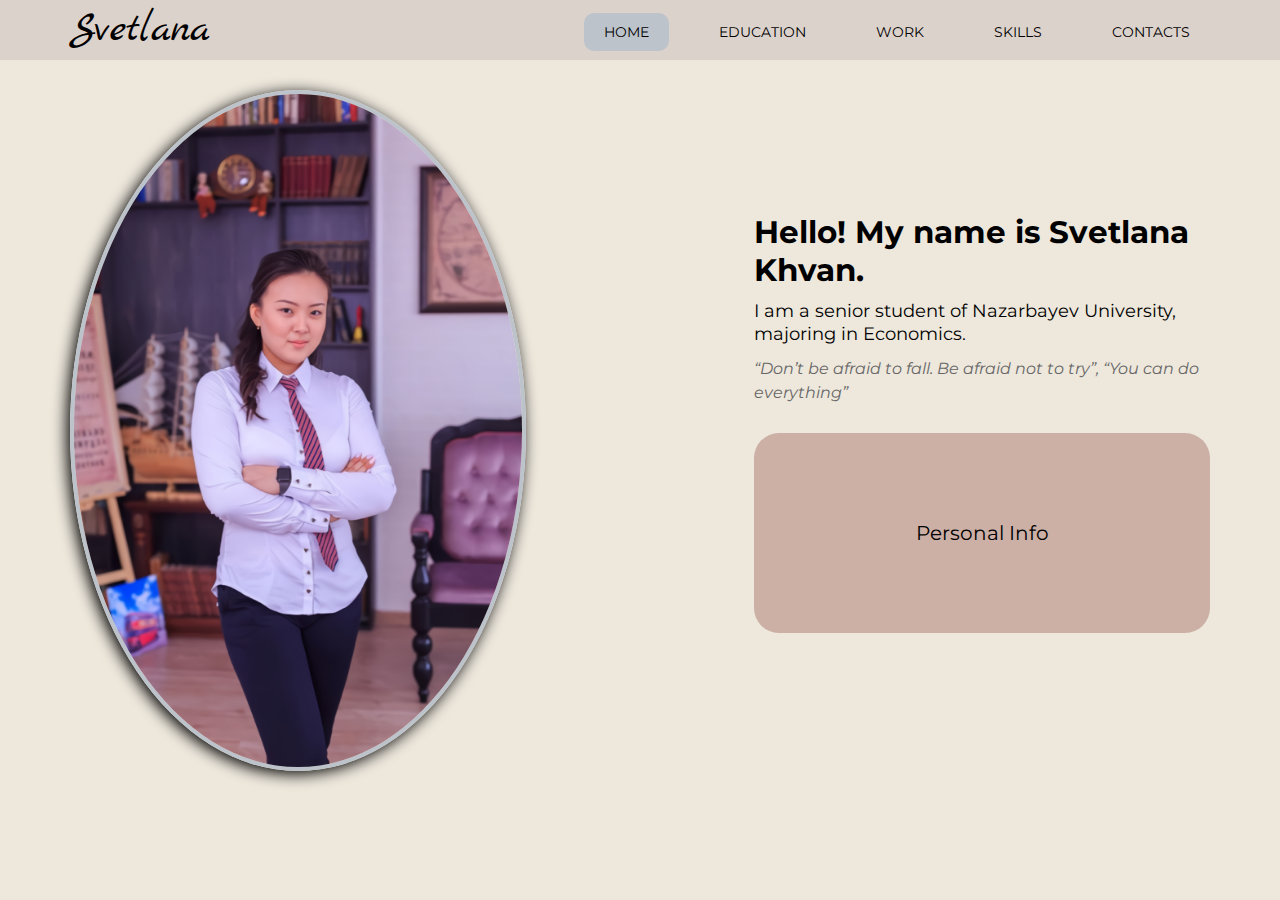
<file: index.html>
<!DOCTYPE html>
<html lang="en">

<head>
  <meta charset="UTF-8">
  <meta http-equiv="X-UA-Compatible" content="IE=edge">
  <meta name="viewport" content="width=device-width, initial-scale=1.0">
  <link rel="stylesheet" href="styles.css">
  <title>CV</title>
</head>

<body>

  <header class="header">
    <div class="container">
      <div class="headerInner">
        <div class="logo">
          Svetlana
        </div>

        <nav class="nav">
          <ul class="navUl">
            <li class="navLi"><a href="#" class="navLink active">Home</a></li>
            <li class="navLi"><a href="pages/edu.html" class="navLink">Education</a></li>
            <li class="navLi"><a href="pages/work.html" class="navLink">Work</a></li>
            <li class="navLi"><a href="pages/skills.html" class="navLink">Skills</a></li>
            <li class="navLi"><a href="pages/contacts.html" class="navLink">Contacts</a></li>
          </ul>
        </nav>

        <img src="images/hamburger.png" alt="" class="hamburgerButton">

        <nav class="navMobile">
          <ul class="navUlMobile">
            <li class="navLiMobile"><a href="index.html" class="navLinkMobile">Home</a></li>
            <li class="navLiMobile"><a href="pages/edu.html" class="navLinkMobile">Education</a></li>
            <li class="navLiMobile"><a href="pages/work.html" class="navLinkMobile">Work</a></li>
            <li class="navLiMobile"><a href="pages/skills.html" class="navLinkMobile">Skills</a></li>
            <li class="navLiMobile"><a href="pages/contacts.html" class="navLinkMobile">Contacts</a></li>
          </ul>
        </nav>
      </div>

    </div>
  </header>

  <main>
    <section>
      <div class="container">
        <div class="mainInfo">
          <div class="photo">
            <img src="images/photo.png" alt="image" class="photoImage">
          </div>
          <div class="description">
            <h2>Hello! My name is Svetlana Khvan.</h2>
            <p>I am a senior student of Nazarbayev University, majoring in Economics. </p>
            <q>Don’t be afraid to fall. Be afraid not to try”, “You can do everything</q>
            <div class="cardContainer" onclick="personalInfoCard()">
              <div class="card">
                <div class="frontCard">Personal Info</div>
                <div class="backCard">
                  <p class="backCardInfo">
                    Full Name: Svetlana Khvan<br>
                    Date of Birth: 15/04/2001<br>
                    Marital status: Single<br>
                    Phone: +7 777 360 68 00<br>
                    Address: Kabanbay Batyr Ave. 53, Astana, Kazakhstan
                  </p>
                </div>
              </div>
            </div>
          </div>
        </div>
      </div>
    </section>
  </main>

  <script src="main.js"></script>
</body>

</html>
</file>
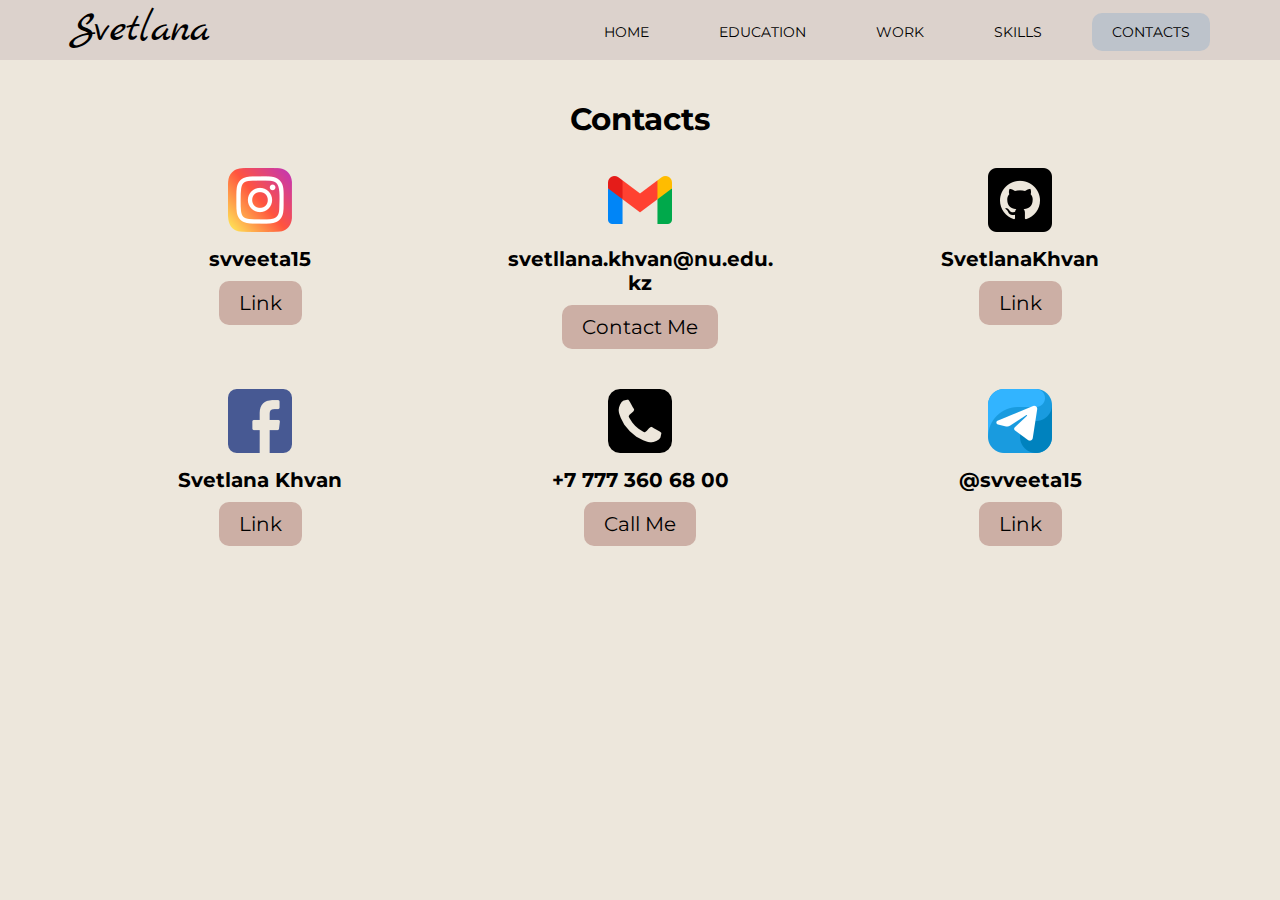
<file: pages/contacts.html>
<!DOCTYPE html>
<html lang="en">

<head>
  <meta charset="UTF-8">
  <meta http-equiv="X-UA-Compatible" content="IE=edge">
  <meta name="viewport" content="width=device-width, initial-scale=1.0">
  <link rel="stylesheet" href="../styles.css">
  <title>CV</title>
</head>

<body>

  <header class="header">
    <div class="container">
      <div class="headerInner">
        <div class="logo">
          Svetlana
        </div>

        <nav class="nav">
          <ul class="navUl">
            <li class="navLi"><a href="../index.html" class="navLink">Home</a></li>
            <li class="navLi"><a href="edu.html" class="navLink">Education</a></li>
            <li class="navLi"><a href="work.html" class="navLink">Work</a></li>
            <li class="navLi"><a href="skills.html" class="navLink">Skills</a></li>
            <li class="navLi"><a href="#" class="navLink active">Contacts</a></li>
          </ul>
        </nav>

        <img src="../images/hamburger.png" alt="" class="hamburgerButton">

        <nav class="navMobile">
          <ul class="navUlMobile">
            <li class="navLiMobile"><a href="../index.html" class="navLinkMobile">Home</a></li>
            <li class="navLiMobile"><a href="edu.html" class="navLinkMobile">Education</a></li>
            <li class="navLiMobile"><a href="work.html" class="navLinkMobile">Work</a></li>
            <li class="navLiMobile"><a href="skills.html" class="navLinkMobile">Skills</a></li>
            <li class="navLiMobile"><a href="contacts.html" class="navLinkMobile">Contacts</a></li>
          </ul>
        </nav>
      </div>

    </div>
  </header>

  <main>
    <section>
      <div class="container">
        <div class="contactsSection">
          <div class="contactsName">
            <h2>Contacts</h2>
          </div>

          <div class="contacts">
            <div class="contactsBlock">
              <div class="contactsIcon"><img src="../images/instagram.png" alt=""></div>
              <div class="contactsBlockInfo">
                <h4>svveeta15</h4>
              </div>
              <a href="https://www.instagram.com/svveeta15/" target="_blank">Link</a>
            </div>

            <div class="contactsBlock">
              <div class="contactsIcon"><img src="../images/gmail.png" alt=""></div>
              <div class="contactsBlockInfo">
                <h4>svetllana.khvan@nu.edu.kz</h4>
              </div>
              <a href="mailto: svetllana.khvan@nu.edu.kz">Contact Me</a>
            </div>

            <div class="contactsBlock">
              <div class="contactsIcon"><img src="../images/github.png" alt=""></div>
              <div class="contactsBlockInfo">
                <h4>SvetlanaKhvan</h4>
              </div>
              <a href="https://github.com/SvetlanaKhvan" target="_blank">Link</a>
            </div>

            <div class="contactsBlock">
              <div class="contactsIcon"><img src="../images/facebook.png" alt=""></div>
              <div class="contactsBlockInfo">
                <h4>Svetlana Khvan</h4>
              </div>
              <a href="">Link</a>
            </div>

            <div class="contactsBlock">
              <div class="contactsIcon"><img src="../images/phone.png" alt=""></div>
              <div class="contactsBlockInfo">
                <h4>+7 777 360 68 00</h4>
              </div>
              <a href="tel:+7777-360-68-00">Call Me</a>
            </div>

            <div class="contactsBlock">
              <div class="contactsIcon"><img src="../images/telegram.png" alt=""></div>
              <div class="contactsBlockInfo">
                <h4>@svveeta15</h4>
              </div>
              <a href="https://t.me/svveeta15" target="_blank">Link</a>
            </div>

          </div>
        </div>
      </div>
    </section>
  </main>

  <script src="../main.js"></script>
</body>

</html>


<!-- <div class="gmail">
  <h3>E-mail:</h3>
  <p>svetllana.khvan@nu.edu.kz</p>
  <div class="gmailLink">
    <a href = "mailto: svetllana.khvan@nu.edu.kz">Contact Me</a>
  </div>
</div>

<div class="socialNetworks">
  <div class="socialNetworksBox">
    <a class="socialNetwork" href="https://www.instagram.com/svveeta15/" target="_blank">
      <img src="../images/free-icon-instagram-2111463.png" alt="Instagram">
      <h4 class="socialNetworkName">Instagram</h4>
    </a>

    <a class="socialNetwork" target="_blank">
      <img src="../images/free-icon-facebook-174848.png" alt="Facebook">
      <h4 class="socialNetworkName">Facebook</h4>
    </a>

    <a class="socialNetwork" href="https://github.com/SvetlanaKhvan" target="_blank">
      <img src="../images/free-icon-github-3291695.png" alt="Github">
      <h4 class="socialNetworkName">Github</h4>
    </a>
  </div>
</div> -->
</file>
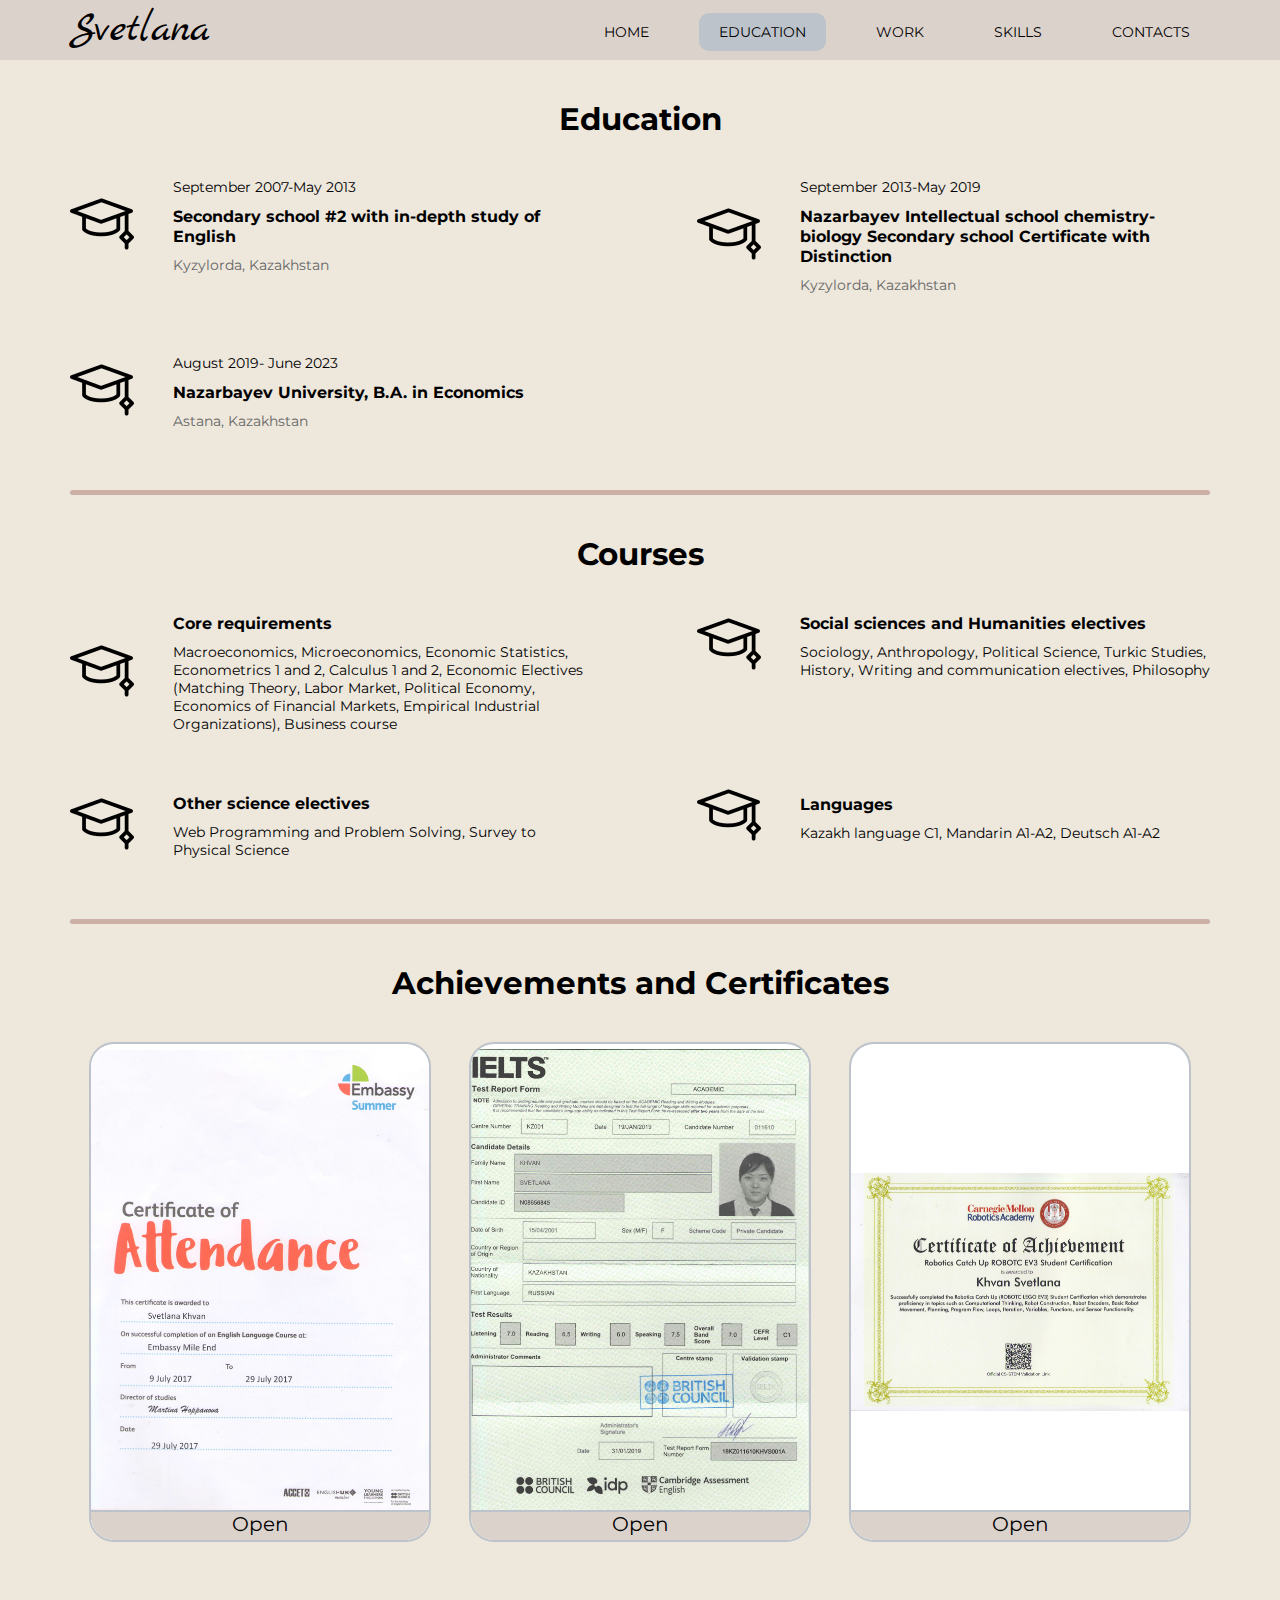
<file: pages/edu.html>
<!DOCTYPE html>
<html lang="en">

<head>
  <meta charset="UTF-8">
  <meta http-equiv="X-UA-Compatible" content="IE=edge">
  <meta name="viewport" content="width=device-width, initial-scale=1.0">
  <link rel="stylesheet" href="../styles.css">
  <title>CV</title>
</head>

<body>

  <header class="header">
    <div class="container">
      <div class="headerInner">
        <div class="logo">
          Svetlana
        </div>

        <nav class="nav">
          <ul class="navUl">
            <li class="navLi"><a href="../index.html" class="navLink">Home</a></li>
            <li class="navLi"><a href="#" class="navLink active">Education</a></li>
            <li class="navLi"><a href="work.html" class="navLink">Work</a></li>
            <li class="navLi"><a href="skills.html" class="navLink">Skills</a></li>
            <li class="navLi"><a href="contacts.html" class="navLink">Contacts</a></li>
          </ul>
        </nav>

        <img src="../images/hamburger.png" alt="" class="hamburgerButton">

        <nav class="navMobile">
          <ul class="navUlMobile">
            <li class="navLiMobile"><a href="../index.html" class="navLinkMobile">Home</a></li>
            <li class="navLiMobile"><a href="edu.html" class="navLinkMobile">Education</a></li>
            <li class="navLiMobile"><a href="work.html" class="navLinkMobile">Work</a></li>
            <li class="navLiMobile"><a href="skills.html" class="navLinkMobile">Skills</a></li>
            <li class="navLiMobile"><a href="contacts.html" class="navLinkMobile">Contacts</a></li>
          </ul>
        </nav>
      </div>

    </div>
  </header>

  <main>
    <section>
      <div class="container">
        <div class="educationSection">

          <div class="eduName">
            <h2>Education</h2>
          </div>

          <div class="education">
            <div class="educationBlock">
              <div class="eduIcon"><img src="../images/graduate.png" alt=""></div>
              <div class="eduBlockInfo">
                <p class="small">September 2007-May 2013</p>
                <h5>Secondary school #2 with in-depth study of English</h5>
                <p class="transparentText small">Kyzylorda, Kazakhstan</p>
              </div>
            </div>

            <div class="educationBlock">
              <div class="eduIcon"><img src="../images/graduate.png" alt=""></div>
              <div class="eduBlockInfo">
                <p class="small">September 2013-May 2019</p>
                <h5>Nazarbayev Intellectual school chemistry-biology Secondary school Certificate with Distinction</h5>
                <p class="transparentText small">Kyzylorda, Kazakhstan</p>
              </div>
            </div>

            <div class="educationBlock">
              <div class="eduIcon"><img src="../images/graduate.png" alt=""></div>
              <div class="eduBlockInfo">
                <p class="small">August 2019- June 2023</p>
                <h5>Nazarbayev University, B.A. in Economics</h5>
                <p class="transparentText small">Astana, Kazakhstan</p>
              </div>
            </div>

          </div>
        </div>

      </div>
    </section>

    <div class="container line"></div>

    <section>
      <div class="container">
        <div class="coursesSection">

          <div class="eduName">
            <h2>Courses</h2>
          </div>

          <div class="education">
            <div class="educationBlock">
              <div class="eduIcon"><img src="../images/graduate.png" alt=""></div>
              <div class="eduBlockInfo">
                <h5>Core requirements</h5>
                <p class="small">Macroeconomics, Microeconomics, Economic Statistics, Econometrics 1 and 2, Calculus 1
                  and 2, Economic Electives (Matching Theory, Labor Market, Political Economy, Economics of Financial
                  Markets, Empirical Industrial Organizations), Business course</p>
              </div>
            </div>

            <div class="educationBlock">
              <div class="eduIcon"><img src="../images/graduate.png" alt=""></div>
              <div class="eduBlockInfo">
                <h5>Social sciences and Humanities electives</h5>
                <p class="small">Sociology, Anthropology, Political Science, Turkic Studies, History, Writing and
                  communication electives, Philosophy</p>
              </div>
            </div>

            <div class="educationBlock">
              <div class="eduIcon"><img src="../images/graduate.png" alt=""></div>
              <div class="eduBlockInfo">
                <h5>Other science electives</h5>
                <p class="small">Web Programming and Problem Solving, Survey to Physical Science</p>
              </div>
            </div>

            <div class="educationBlock">
              <div class="eduIcon"><img src="../images/graduate.png" alt=""></div>
              <div class="eduBlockInfo">
                <h5>Languages</h5>
                <p class="small">Kazakh language C1, Mandarin A1-A2, Deutsch A1-A2</p>
              </div>
            </div>

          </div>
        </div>

      </div>
    </section>

    <div class="container line"></div>

    <section>
      <div class="container">
        <div class="achievementsSection">

          <div class="achievementsName">
            <h2>Achievements and Сertificates</h2>
          </div>

          <div class="achievements">

            <div class="achievementsBlock">
              <div class="certificateCardContainer">
                <div class="card">
                  <div class="frontCard whiteBg">
                    <div class="frontCardInner">
                      <img src="../images/EmbassySummer3.png" alt="" onclick="certificateCard(0)">
                      <a href="../resources/EmbassySummer3.pdf" target="_blank">Open</a>
                    </div>
                  </div>
                  <div class="backCard whiteBg" onclick="certificateCard(0)">
                    <p class="backCardInfo">
                      Summer 2017 – Certificate of Achievement of English courses in London, Queen Mary University,
                      aculty of Humanities and Social Sciences, Advanced level of English; London, United Kingdom
                    </p>
                  </div>
                </div>
              </div>
            </div>

            <div class="achievementsBlock">
              <div class="certificateCardContainer">
                <div class="card">
                  <div class="frontCard whiteBg">
                    <div class="frontCardInner">
                      <img src="../images/ielts2.PNG" alt="" onclick="certificateCard(1)">
                      <a href="../resources/ielts2.pdf" target="_blank">Open</a>
                    </div>
                  </div>
                  <div class="backCard whiteBg" onclick="certificateCard(1)">
                    <p class="backCardInfo">
                      Winter 2020 IELTS certificate – 7.0
                    </p>
                  </div>
                </div>
              </div>
            </div>

            <div class="achievementsBlock">
              <div class="certificateCardContainer">
                <div class="card">
                  <div class="frontCard whiteBg">
                    <div class="frontCardInner">
                      <img src="../images/robotics2.PNG" alt="" onclick="certificateCard(2)">
                      <a href="../resources/robotics2.pdf" target="_blank">Open</a>
                    </div>
                  </div>
                  <div class="backCard whiteBg" onclick="certificateCard(2)">
                    <p class="backCardInfo">
                      Winter 2018 – Certificate of Achievement in Robotics Catch Up ROBOTC EV3 IITU; Almaty, Kazakhstan
                    </p>
                  </div>
                </div>
              </div>
            </div>
          </div>

        </div>
      </div>

      </div>
    </section>

  </main>

  <script src="../main.js"></script>
</body>

</html>
</file>
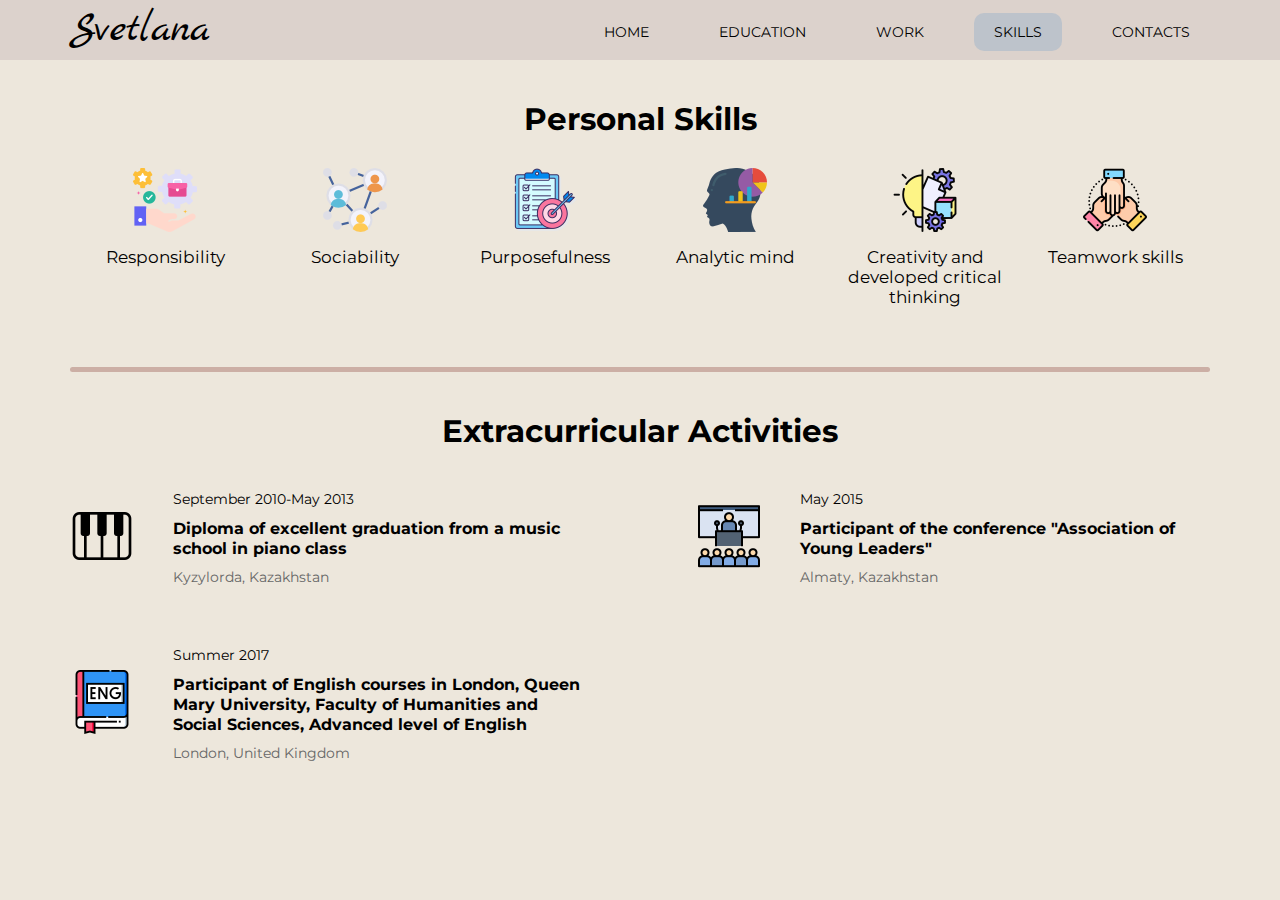
<file: pages/skills.html>
<!DOCTYPE html>
<html lang="en">

<head>
  <meta charset="UTF-8">
  <meta http-equiv="X-UA-Compatible" content="IE=edge">
  <meta name="viewport" content="width=device-width, initial-scale=1.0">
  <link rel="stylesheet" href="../styles.css">
  <title>CV</title>
</head>

<body>

  <header class="header">
    <div class="container">
      <div class="headerInner">
        <div class="logo">
          Svetlana
        </div>

        <nav class="nav">
          <ul class="navUl">
            <li class="navLi"><a href="../index.html" class="navLink">Home</a></li>
            <li class="navLi"><a href="edu.html" class="navLink">Education</a></li>
            <li class="navLi"><a href="work.html" class="navLink">Work</a></li>
            <li class="navLi"><a href="#" class="navLink active">Skills</a></li>
            <li class="navLi"><a href="contacts.html" class="navLink">Contacts</a></li>
          </ul>
        </nav>

        <img src="../images/hamburger.png" alt="" class="hamburgerButton">

        <nav class="navMobile">
          <ul class="navUlMobile">
            <li class="navLiMobile"><a href="../index.html" class="navLinkMobile active">Home</a></li>
            <li class="navLiMobile"><a href="edu.html" class="navLinkMobile">Education</a></li>
            <li class="navLiMobile"><a href="work.html" class="navLinkMobile">Work</a></li>
            <li class="navLiMobile"><a href="skills.html" class="navLinkMobile">Skills</a></li>
            <li class="navLiMobile"><a href="contacts.html" class="navLinkMobile">Contacts</a></li>
          </ul>
        </nav>
      </div>

    </div>
  </header>

  <main>
    <section>
      <div class="container">
        <div class="personalSkillsSection">
          <div class="personalSkillsName">
            <h2>Personal Skills</h2>
          </div>

          <div class="personalSkills">
            <div class="personalSkillsBlock">
              <div class="personalSkillsIcon"><img src="../images/responsibility.png" alt=""></div>
              <div class="personalSkillsBlockInfo">
                <p class="medium">Responsibility</p>
              </div>
            </div>
  
            <div class="personalSkillsBlock">
              <div class="personalSkillsIcon"><img src="../images/sociability.png" alt=""></div>
              <div class="personalSkillsBlockInfo">
                <p class="medium">Sociability</p>
              </div>
            </div>

            <div class="personalSkillsBlock">
              <div class="personalSkillsIcon"><img src="../images/purposefulness.png" alt=""></div>
              <div class="personalSkillsBlockInfo">
                <p class="medium">Purposefulness</p>
              </div>
            </div>

            <div class="personalSkillsBlock">
              <div class="personalSkillsIcon"><img src="../images/analytic-mind.png" alt=""></div>
              <div class="personalSkillsBlockInfo">
                <p class="medium">Analytic mind</p>
              </div>
            </div>

            <div class="personalSkillsBlock">
              <div class="personalSkillsIcon"><img src="../images/creativity.png" alt=""></div>
              <div class="personalSkillsBlockInfo">
                <p class="medium">Creativity and developed critical thinking</p>
              </div>
            </div>

            <div class="personalSkillsBlock">
              <div class="personalSkillsIcon"><img src="../images/teamwork.png" alt=""></div>
              <div class="personalSkillsBlockInfo">
                <p class="medium">Teamwork skills</p>
              </div>
            </div>
        </div>
      </div>
    </section>

    <div class="container line"></div>

    <section>
      <div class="container">
        <div class="extracurrActivitiesSection">
          <div class="extracurrActivitiesName">
            <h2>Extracurricular Activities</h2>
          </div>

          <div class="extracurrActivities">

            <div class="extracurrActivitiesBlock">
              <div class="extracurrActivitiesIcon"><img src="../images/piano.png" alt=""></div>
              <div class="extracurrActivitiesBlockInfo">
                <p class="small">September 2010-May 2013</p>
                <h5>Diploma of excellent graduation from a music school in piano class</h5>
                <p class="transparentText small">Kyzylorda, Kazakhstan</p>
              </div>
            </div>

            <div class="extracurrActivitiesBlock">
              <div class="extracurrActivitiesIcon"><img src="../images/conference.png" alt=""></div>
              <div class="extracurrActivitiesBlockInfo">
                <p class="small">May 2015</p>
                <h5>Participant of the conference "Association of Young Leaders"</h5>
                <p class="transparentText small">Almaty, Kazakhstan</p>
              </div>
            </div>

            <div class="extracurrActivitiesBlock">
              <div class="extracurrActivitiesIcon"><img src="../images/eng.png" alt=""></div>
              <div class="extracurrActivitiesBlockInfo">
                <p class="small">Summer 2017</p>
                <h5>Participant of English courses in London, Queen Mary University, Faculty of Humanities and Social Sciences, Advanced level of English</h5>
                <p class="transparentText small">London, United Kingdom</p>
              </div>
            </div>

          </div>

        </div>
      </div>
    </section>
  </main>

  <script src="../main.js"></script>
</body>

</html>
</file>
<file: styles.css>
@import url('https://fonts.googleapis.com/css2?family=Marck+Script&family=Montserrat:wght@400;700&display=swap');

:root {
  /* colors */
  --ivory: #EDE7DC;
  --sandDollar: #DCD2CC;
  --dustyRose: #CCAFA5;
  --customGray: #BDC3CB;
}



* {
  box-sizing: border-box;
  margin: 0;
  padding: 0;
  font-family: 'Montserrat', sans-serif;
}

html {
  font-size: 14px;
}

body {
  background-color: var(--ivory);
}

div {
  font-size: 1.4rem;
}

h1, h2, h3, h4, h5, h6, p, q{
  margin-top: 10px;
  margin-bottom: 10px;
}

h1 {
  font-size: 2.4rem;
}

h2 {
  font-size: 2.2rem;
}

h3 {
  font-size: 1.8rem;
}

h4 {
  font-size: 1.4rem;
}

p {
  font-size: 1.3rem;
}

section {
  margin: 30px 0;
}

.small {
  font-size: 1rem;
}

.medium {
  font-size: 1.2rem;
}

.transparentText {
  color: #666;
}

li {
  font-size: 1.3rem;
}

.line {
  height: 5px;
  border-radius: 3px;
  background-color: var(--dustyRose);
}

/* container */
.container {
  max-width: 1200px;
  width: 100%;
  margin: 0 auto;
}


/* header start*/
.header {
  background-color: var(--sandDollar);
  margin-bottom: 30px;
}

.headerInner {
  display: flex;
  justify-content: space-between;
  align-items: center;
  height: 60px;
}

.logo {
  font-size: 3rem;
  font-family: 'Marck Script', sans-serif;
  -moz-user-select: none;
  -khtml-user-select: none;
  -webkit-user-select: none;
  user-select: none;
}

/* navigation start*/
.nav {
  display: flex;
}

.navMobile {
  display: none;
}

.hamburgerButton {
  display: none;
}

.navUl {
  display: flex;
  list-style: none;
  align-items: center;
  justify-content: space-between;
}

.navLi {
  margin-left: 30px;
}

.navLink {
  padding: 10px 20px;
  font-size: 1rem;
  color: black;
  border-radius: 10px;
  text-decoration: none;
  text-transform: uppercase;
  transition: all 0.5s ease;
}

.navLink:hover {
  background-color: var(--dustyRose);
}

.active {
  background-color: var(--customGray);
  cursor: default
}

.active:hover {
  background-color: var(--customGray);
  cursor: default
}

/* navigation end*/

/* header end*/



/* homePage start---------------------------------------------------------------------------------*/

.mainInfo {
  display: flex;
  justify-content: space-between;
  align-items: center;
  margin: 30px 0;
}

.photo {
  width: 40%;
}

.photoImage {
  width: 100%;
  border-radius: 50%;
  border: 4px solid var(--customGray);
  box-shadow: -3px 3px 15px black;
}

.description {
  width: 40%;
}

q {
  font-style: italic;
  color: #666;
  font-size: 16px;
}

.cardContainer {
  position: relative;
  width: 100%;
  height: 200px;
  margin: 30px 0;
}

.certificateCardContainer {
  position: relative;
  width: 100%;
  height: 500px;
  margin: 30px 0;
}

.card {
  position: absolute;
  width: 100%;
  height: 100%;
  transform-style: preserve-3d;
  transition: all 0.5s ease;
}


.activeCard {
  transform: rotateY(180deg);
}

.frontCard {
  position: absolute;
  display: flex;
  overflow: hidden;
  justify-content: center;
  align-items: center;
  width: 100%;
  height: 100%;
  border-radius: 25px;
  cursor: pointer;
  -moz-user-select: none;
  -khtml-user-select: none;
  -webkit-user-select: none;
  user-select: none;
  background-color: var(--dustyRose);
  -webkit-backface-visibility: hidden;
  backface-visibility: hidden;
}

.frontCardInner {
  display: flex;
  flex-direction: column;
  align-items: center;
}

.frontCardInner a {
  position: absolute;
  bottom: 0;
  width: 100%;
  height: 30px;
  text-align: center;
  text-decoration: none;
  color: black;
  background-color: var(--sandDollar);
  border-top: 2px solid var(--customGray);
  transition: all 0.5s ease;;
}

.frontCardInner a:hover {
  background-color: var(--customGray);
}

.frontCard img {
  width: 100%;
}

.backCard {
  position: absolute;
  display: flex;
  align-items: center;
  justify-content: center;
  width: 100%;
  height: 100%;
  border-radius: 25px;
  cursor: pointer;
  -moz-user-select: none;
  -khtml-user-select: none;
  -webkit-user-select: none;
  user-select: none;
  background-color: var(--customGray);
  -webkit-backface-visibility: hidden;
  backface-visibility: hidden;
  transform: rotateY(180deg);
}

.backCardInfo {
  text-align: center;
  padding: 30px;
}

.extraCard {
  width: 30%;
}

/* homePage end---------------------------------------------------------------------------------*/



/* educationPage start---------------------------------------------------------------------------------*/

/* educationSection start*/
.eduName {
  display: flex;
  justify-content: center;
  text-align: center;
}

.education {
  display: flex;
  flex-wrap: wrap;
  justify-content: space-between;
}

.educationBlock {
  margin: 20px 0;
  display: flex;
  align-self: start;
  align-items: center;
  width: 45%;
}

.eduIcon {
  width: 15%;
}

.eduBlockInfo {
  width: 85%;
}
/* educationSection end*/

/* achievementsSection start*/

.achievements {
  display: flex;
  flex-wrap: wrap;
  justify-content: space-around;
}

.achievementsBlock {
  width: 30%;
}

.achievementsName {
  display: flex;
  justify-content: center;
  text-align: center;
}

.whiteBg {
  background-color: white;
  border: 2px solid var(--customGray);
}
/* achievementsSection end*/

/* educationPage end---------------------------------------------------------------------------------*/




/* workPage start---------------------------------------------------------------------------------*/

/* professionalSkillsSection start*/
.skillsName {
  display: flex;
  justify-content: center;
  text-align: center;
}

.skills {
  display: flex;
  flex-wrap: wrap;
  justify-content: space-between;
}

.skillBlock {
  margin: 20px 0;
  display: flex;
  flex-direction: column;
  align-items: center;
  width: 45%;
}
.skillIcon {
  
}

.skillBlockInfo {
  text-align: center;
}
/* professionalSkillsSection end*/

/* languagesSection start*/

.languagesName {
  display: flex;
  justify-content: center;
  text-align: center;
}

.languages {
  display: flex;
  flex-wrap: wrap;
  justify-content: space-between;
}

.languageBlock {
  margin: 20px 0;
  display: flex;
  flex-direction: column;
  align-items: center;
  width: 20%;
}
.languageIcon {
  
}

.languageBlockInfo {
  text-align: center;
}
/* languagesSection end*/

/* workExpSection start*/
.workExpName {
  display: flex;
  justify-content: center;
  text-align: center;
}

.workExp {
  display: flex;
  flex-wrap: wrap;
  justify-content: space-between;
}

.workExpBlock {
  margin: 20px 0;
  display: flex;
  align-self: start;
  align-items: center;
  width: 45%;
}

.workExpIcon {
  width: 15%;
}

.workExpBlockInfo {
  width: 85%;
}
/* workExpSection end*/

/* workPage end---------------------------------------------------------------------------------*/



/* skillsPage start---------------------------------------------------------------------------------*/

/* personalSkillsSection start*/
.personalSkillsName {
  display: flex;
  justify-content: center;
  text-align: center;
}

.personalSkills {
  display: flex;
  flex-wrap: wrap;
  justify-content: space-around;
}

.personalSkillsBlock {
  margin: 20px 0;
  display: flex;
  flex-direction: column;
  align-items: center;
  width: 15%;
}
.personalSkillsIcon {
  
}

.personalSkillsBlockInfo {
  text-align: center;
}
/* personalSkillsSection end*/

/* extracurricularActivitiesSection start*/
.extracurrActivitiesName {
  display: flex;
  justify-content: center;
  text-align: center;
}

.extracurrActivities {
  display: flex;
  flex-wrap: wrap;
  justify-content: space-between;
}

.extracurrActivitiesBlock {
  margin: 20px 0;
  display: flex;
  align-self: start;
  align-items: center;
  width: 45%;
}

.extracurrActivitiesIcon {
  width: 15%;
}

.extracurrActivitiesBlockInfo {
  width: 85%;
}

/* extracurricularActivitiesSection end*/

/* skillsPage end---------------------------------------------------------------------------------*/





/* contactsPage start---------------------------------------------------------------------------------*/

/* contactsSection start */
.contactsName {
  display: flex;
  justify-content: center;
  text-align: center;
}

.contacts {
  display: flex;
  flex-wrap: wrap;
  justify-content: space-around;
}

.contactsBlock {
  margin: 20px 0;
  display: flex;
  flex-direction: column;
  align-items: center;
  width: 30%;
}

.contactsBlock a {
  border-radius: 10px;
  padding: 10px 20px;
  background-color: var(--dustyRose);
  text-decoration: none;
  color: black;
  transition: all 0.5s ease;
}

.contactsBlock a:hover {
  background-color: var(--customGray);
}

.contactsIcon {
  
}

.contactsBlockInfo {
  width: 80%;
  text-align: center;
}

.contactsBlockInfo h4 {
  width: 100%;
  word-wrap: break-word;
}
/* contactsSection end */

/* contactsPage end---------------------------------------------------------------------------------*/

@media screen and (max-width: 1400px) {
  .container {
    max-width: 1140px;
  }

  .eduIcon {
    width: 20%;
  }
  
  .eduBlockInfo {
    width: 80%;
  }

  .workExpIcon {
    width: 20%;
  }
  
  .workExpBlockInfo {
    width: 80%;
  }

  .extracurrActivitiesIcon {
    width: 20%;
  }
  
  .extracurrActivitiesBlockInfo {
    width: 80%;
  }

  
}

@media screen and (max-width: 1200px) {
  .container {
    max-width: 960px;
  }

  .eduIcon {
    width: 20%;
  }
  
  .eduBlockInfo {
    width: 80%;
  }

  .workExpIcon {
    width: 20%;
  }
  
  .workExpBlockInfo {
    width: 80%;
  }

  .extracurrActivitiesIcon {
    width: 20%;
  }
  
  .extracurrActivitiesBlockInfo {
    width: 80%;
  }

  .personalSkillsBlock {
    width: 30%;
  }

  .achievementsBlock {
    width: 40%;
  }

  .certificateCardContainer {
    height: 550px;
  }
}

@media screen and (max-width: 992px) {
  .container {
    max-width: 720px;
  }

  div {
    font-size: 1.2rem;
  }
  
  h1 {
    font-size: 2.2rem;
  }
  
  h2 {
    font-size: 2.0rem;
  }
  
  h3 {
    font-size: 1.6rem;
  }
  
  h4 {
    font-size: 1.1rem;
  }
  
  p {
    font-size: 1.1rem;
  }
  
  li {
    font-size: 1.1rem;
  }

  .educationBlock {
    width: 100%;
  }

  .eduIcon {
    width: 15%;
  }
  
  .eduBlockInfo {
    width: 85%;
  }

  .workExpBlock {
    width: 100%;
  }

  .workExpIcon {
    width: 15%;
  }
  
  .workExpBlockInfo {
    width: 85%;
  }

  .extracurrActivitiesBlock {
    width: 100%;
  }

  .extracurrActivitiesIcon {
    width: 15%;
  }
  
  .extracurrActivitiesBlockInfo {
    width: 85%;
  }

  .navLi {
    margin-left: 20px;
  }

  .languages {
    justify-content: space-around;
  }

  .languageBlock {
    width: 33%;
  }

  .achievementsBlock {
    width: 44%;
  }

  .certificateCardContainer {
    height: 450px;
  }
}

@media screen and (max-width: 768px) {
  .container {
    max-width: 540px;
  }

  div {
    font-size: 1.1rem;
  }
  
  h1 {
    font-size: 2.0rem;
  }
  
  h2 {
    font-size: 1.8rem;
  }
  
  h3 {
    font-size: 1.4rem;
  }
  
  h4 {
    font-size: 1.0rem;
  }
  
  p {
    font-size: 1.0rem;
  }
  
  li {
    font-size: 1.0rem;
  }

  .nav {
    display: none;
  }

  .photo {
    width: 50%;
  }

  .hamburgerButton {
    display: block;
  }

  .navMobile {
    position: absolute;
    top: 60px;
    width: 100%;
    left: 0;
  }

  .navUlMobile {
    display: block;
    list-style: none;
  }

  .navLiMobile {
    width: 100%;
    border: 1px solid var(--customGray);
    background-color: var(--sandDollar);
    height: 50px;
    display: flex;
    justify-content: center;
    align-items: center;
  }

  .navLiMobile a {
    text-decoration: none;
    color: black;
    font-size: 2rem;
    width: 100%;
    height: 100%;
    text-align: center;
    padding: 6px 0;
  }

  .showNavMobile {
    display: block;
  }

  .eduIcon {
    width: 20%;
  }
  
  .eduBlockInfo {
    width: 80%;
  }

  .workExpIcon {
    width: 20%;
  }
  
  .workExpBlockInfo {
    width: 80%;
  }

  .extracurrActivitiesIcon {
    width: 20%;
  }
  
  .extracurrActivitiesBlockInfo {
    width: 80%;
  }

  .achievementsBlock {
    width: 70%;
  }

  .certificateCardContainer {
    height: 540px;
  }
  
  .whiteBg p {
    font-size: 18px;
  }
}

@media screen and (max-width: 576px) {
  .container {
    max-width: 100%;
    padding: 0 10px;
  }

  div {
    font-size: 1.0rem;
  }
  
  h1 {
    font-size: 2rem;
  }
  
  h2 {
    font-size: 1.8rem;
  }
  
  h3 {
    font-size: 1.2rem;
  }
  
  h4 {
    font-size: 0.9rem;
  }
  
  p {
    font-size: 1.2rem;
  }
  
  li {
    font-size: 1.2rem;
  }

  .nav {
    display: none;
  }

  .mainInfo {
    display: block;
  }

  .description {
    width: 90%;
    margin: 0 auto;
  }
  
  .photo {
    width: 80%;
    margin: 0 auto;
    margin-bottom: 30px;
  }

  .hamburgerButton {
    display: block;
  }

  .navMobile {
    position: absolute;
    top: 60px;
    width: 100%;
  }

  .navUlMobile {
    display: block;
    list-style: none;
  }

  .navLiMobile {
    width: 100%;
    border: 1px solid var(--customGray);
    background-color: var(--sandDollar);
    height: 50px;
    display: flex;
    justify-content: center;
    align-items: center;
  }

  .navLiMobile a {
    text-decoration: none;
    color: black;
    font-size: 2rem;
    
  }

  .showNavMobile {
    display: block;
  }

  .education {
    width: 90%;
    margin: 0 auto;
  }

  .eduIcon img{
    width: 48px;
  }

  .languages {
    justify-content: space-around;
  }

  .languageBlock {
    width: 45%;
  }

  .eduIcon {
    width: 25%;
  }
  
  .eduBlockInfo {
    width: 75%;
  }

  .workExp {
    width: 90%;
    margin: 0 auto;
  }

  .workExpIcon img{
    width: 48px;
  }

  .workExpIcon {
    width: 25%;
  }
  
  .workExpBlockInfo {
    width: 75%;
  }

  .extracurrActivities {
    width: 90%;
    margin: 0 auto;
  }

  .extracurrActivitiesIcon {
    width: 25%;
  }
  
  .extracurrActivitiesBlockInfo {
    width: 75%;
  }

  .extracurrActivitiesIcon img{
    width: 48px;
  }

  .skills {
    justify-content: center;
  }

  .skillBlock {
    width: 70%;
  }

  .line {
    border-radius: 0px;
  }

  .backCardInfo {
    font-size: 18px;
  }

  .contactsBlock {
    width: 45%;
  }

  .personalSkillsBlock {
    width: 45%;
  }

  .personalSkillsBlockInfo {
    width: 100%;
  }

  .personalSkillsBlockInfo p {
    word-wrap: break-word;
  }

  .achievementsBlock {
    width: 290px;
  }

  .certificateCardContainer {
    height: 410px;
  }

  .backCardInfo {
    font-size: 14px;
  }
}
</file>
